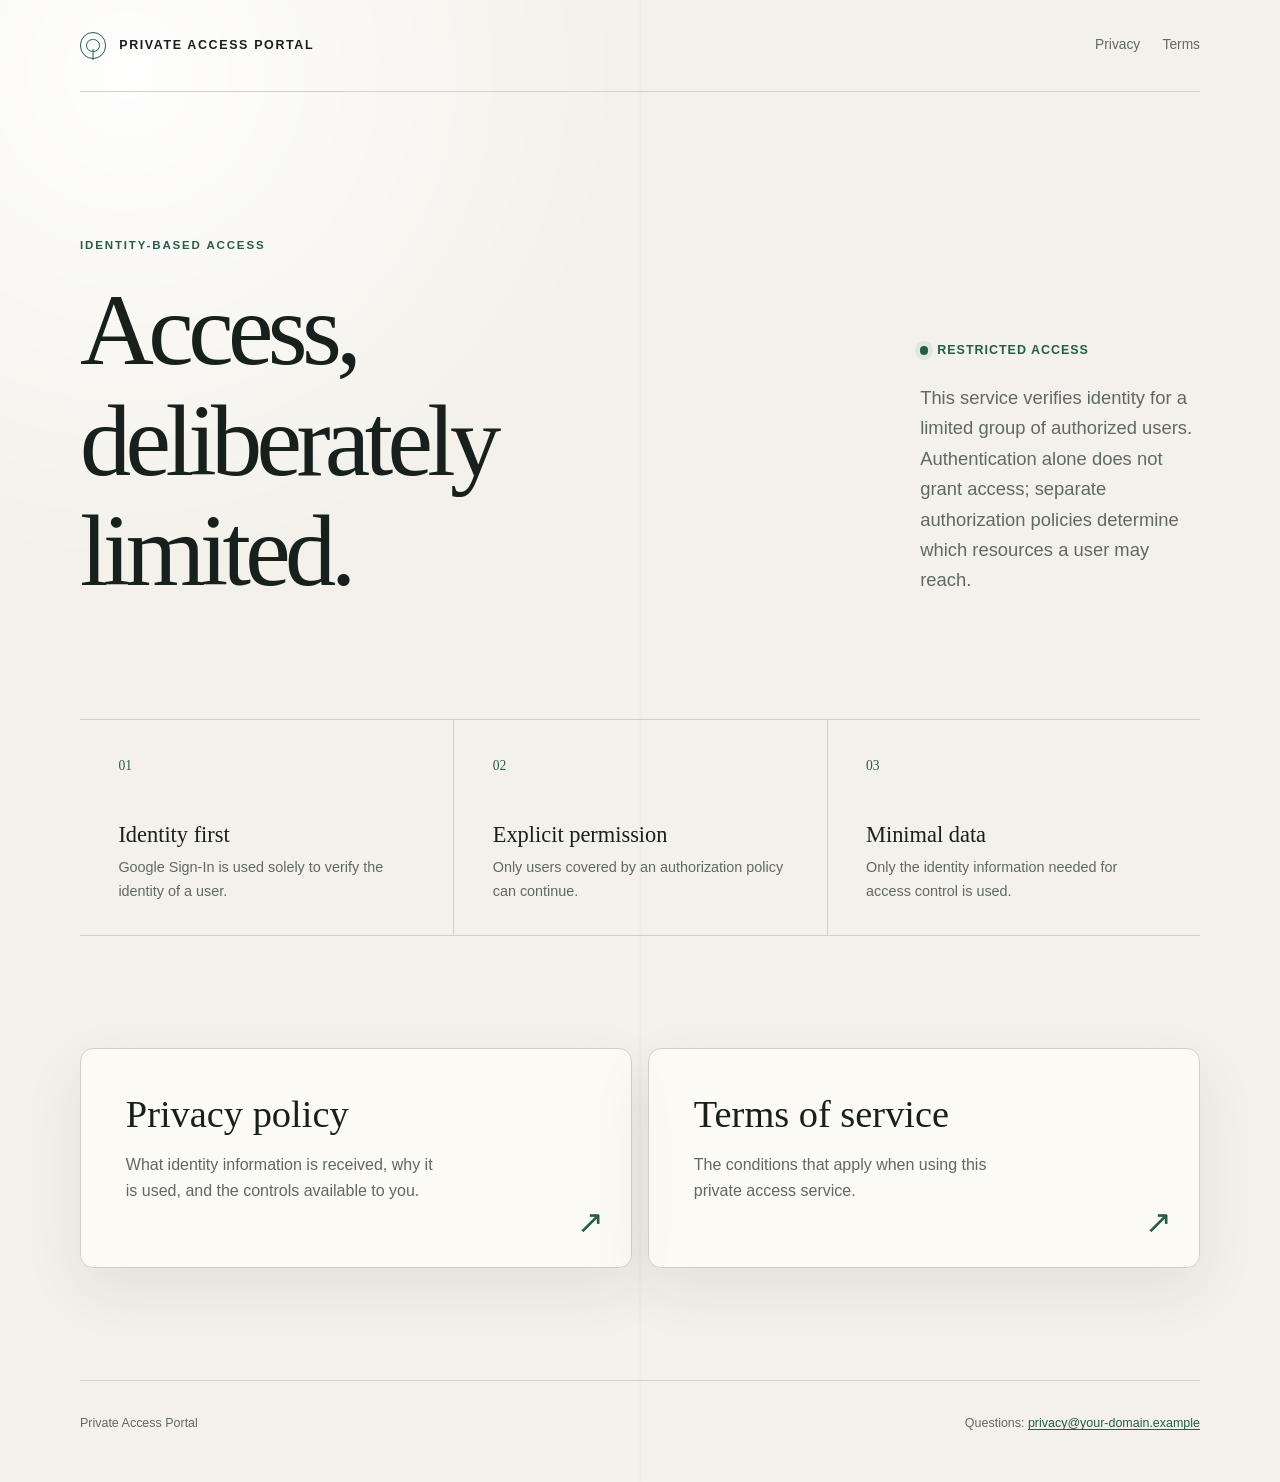
<file: templates/oauth-legal/index.html>
<!doctype html>
<html lang="en">
  <head>
    <meta charset="utf-8">
    <meta name="viewport" content="width=device-width, initial-scale=1">
    <meta name="robots" content="noindex, nofollow, noarchive">
    <meta name="referrer" content="no-referrer">
    <meta
      http-equiv="Content-Security-Policy"
      content="default-src 'none'; style-src 'self'; img-src 'self'; font-src 'none'; connect-src 'none'; form-action 'none'; base-uri 'none'"
    >
    <meta
      name="description"
      content="Identity-based access for a limited group of authorized users."
    >
    <title>Private Access Portal</title>
    <link rel="stylesheet" href="assets/styles.css">
  </head>
  <body>
    <!-- Replace privacy@your-domain.example before publishing. -->
    <a class="skip-link" href="#main">Skip to content</a>

    <header class="site-header site-shell">
      <a class="brand" href="./" aria-label="Private Access Portal home">
        <span class="brand-mark" aria-hidden="true"></span>
        <span>Private Access Portal</span>
      </a>
      <nav class="site-nav" aria-label="Policy pages">
        <a href="privacy/">Privacy</a>
        <a href="terms/">Terms</a>
      </nav>
    </header>

    <main id="main">
      <section class="hero site-shell" aria-labelledby="hero-title">
        <div>
          <p class="eyebrow">Identity-based access</p>
          <h1 id="hero-title">Access, deliberately limited.</h1>
        </div>
        <div>
          <p class="status">Restricted access</p>
          <p class="hero-copy">
            This service verifies identity for a limited group of authorized users.
            Authentication alone does not grant access; separate authorization policies
            determine which resources a user may reach.
          </p>
        </div>
      </section>

      <section class="principles site-shell" aria-label="Access principles">
        <article class="principle">
          <span class="principle-number">01</span>
          <h2>Identity first</h2>
          <p>Google Sign-In is used solely to verify the identity of a user.</p>
        </article>
        <article class="principle">
          <span class="principle-number">02</span>
          <h2>Explicit permission</h2>
          <p>Only users covered by an authorization policy can continue.</p>
        </article>
        <article class="principle">
          <span class="principle-number">03</span>
          <h2>Minimal data</h2>
          <p>Only the identity information needed for access control is used.</p>
        </article>
      </section>

      <section class="policy-links site-shell" aria-label="Legal information">
        <a class="policy-card" href="privacy/">
          <h2>Privacy policy</h2>
          <p>What identity information is received, why it is used, and the controls available to you.</p>
        </a>
        <a class="policy-card" href="terms/">
          <h2>Terms of service</h2>
          <p>The conditions that apply when using this private access service.</p>
        </a>
      </section>
    </main>

    <footer class="site-footer site-shell">
      <p>Private Access Portal</p>
      <p>Questions: <a href="mailto:privacy@your-domain.example">privacy@your-domain.example</a></p>
    </footer>
  </body>
</html>
</file>
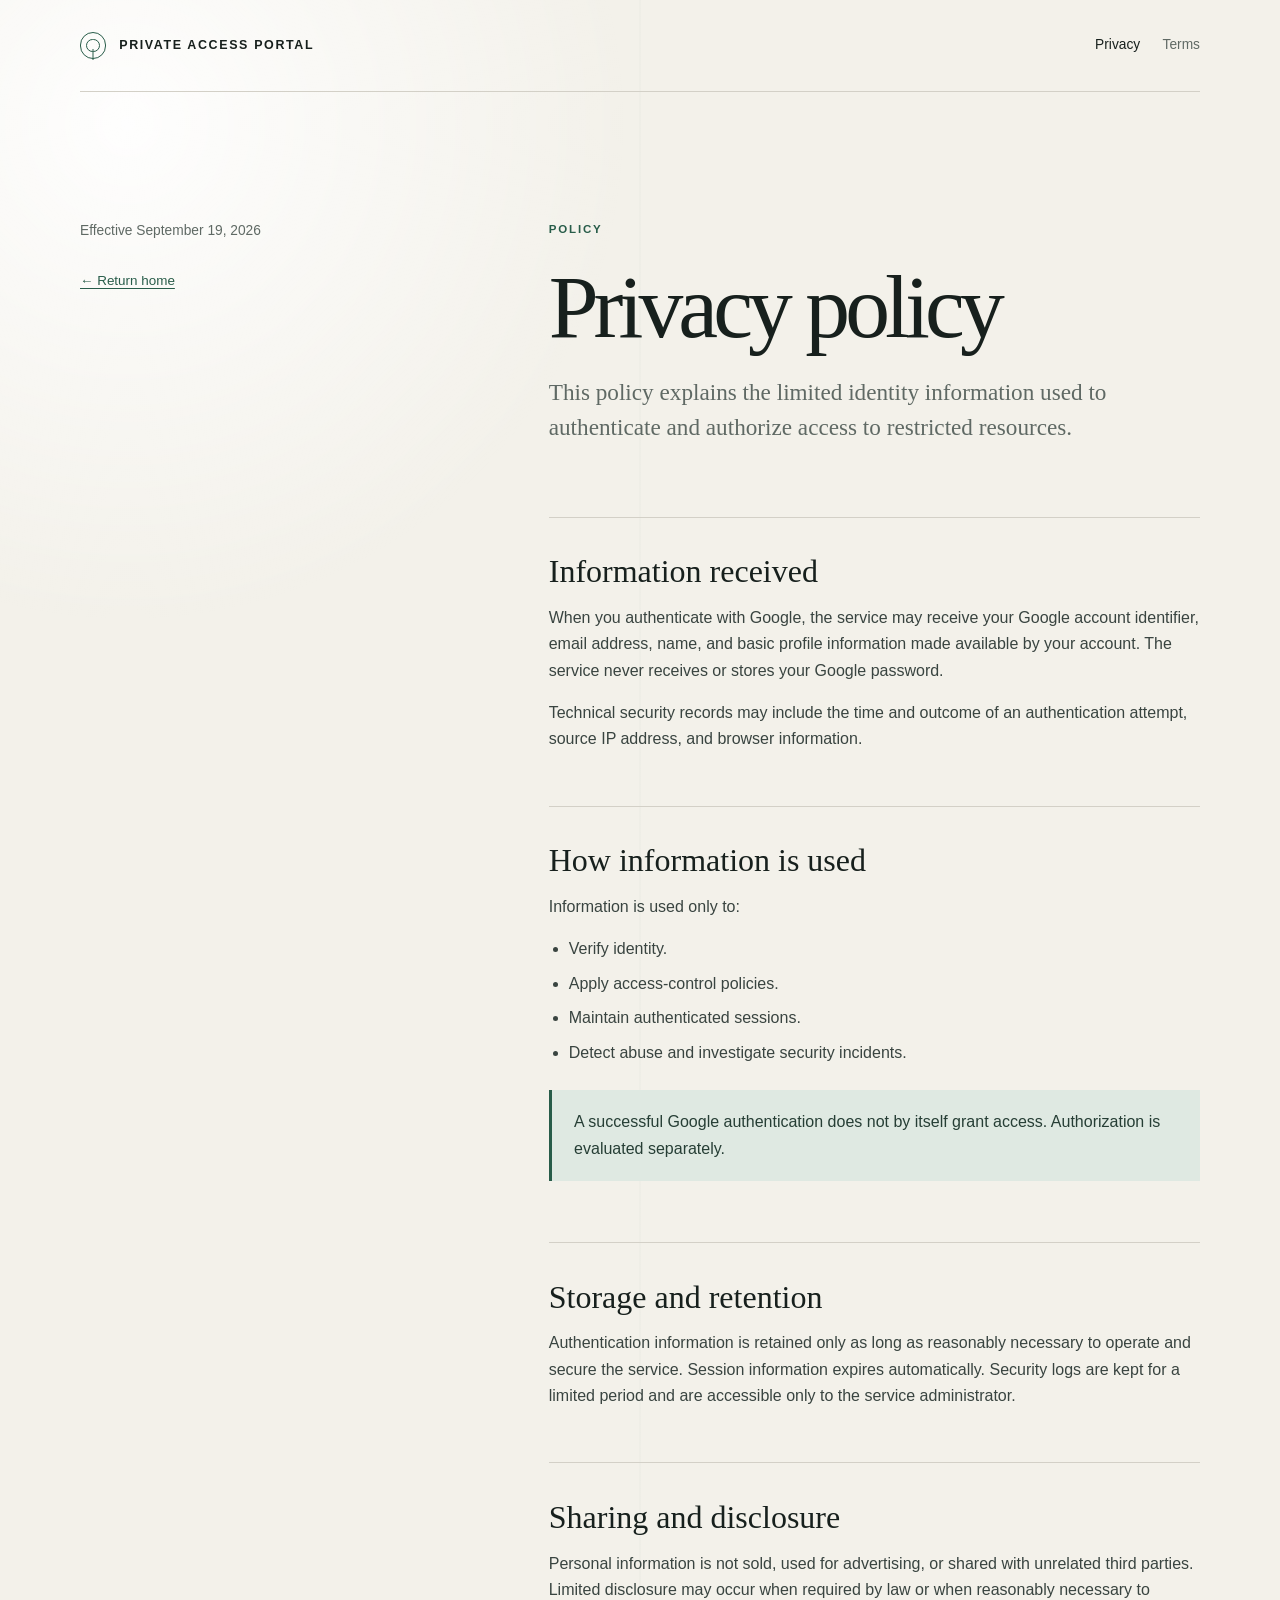
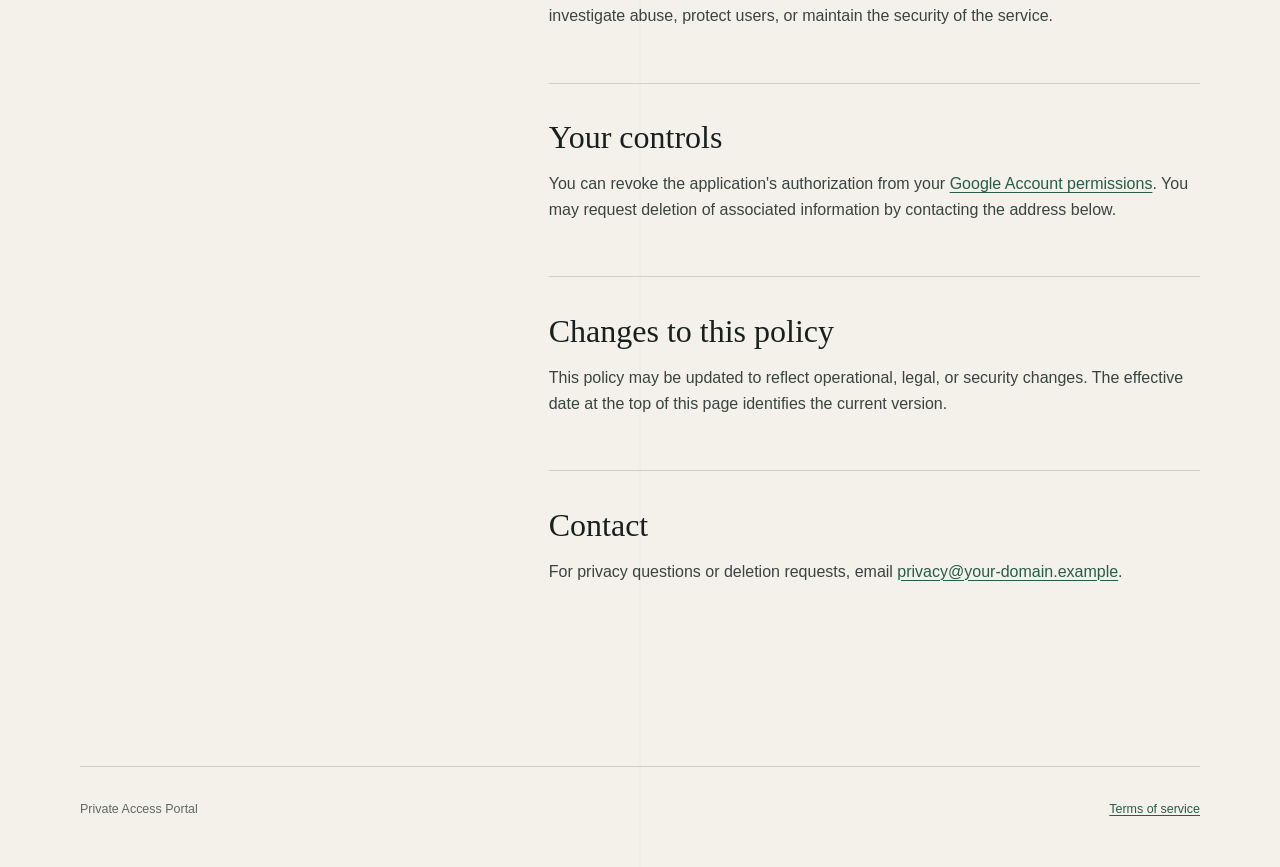
<file: templates/oauth-legal/privacy/index.html>
<!doctype html>
<html lang="en">
  <head>
    <meta charset="utf-8">
    <meta name="viewport" content="width=device-width, initial-scale=1">
    <meta name="robots" content="noindex, nofollow, noarchive">
    <meta name="referrer" content="no-referrer">
    <meta
      http-equiv="Content-Security-Policy"
      content="default-src 'none'; style-src 'self'; img-src 'self'; font-src 'none'; connect-src 'none'; form-action 'none'; base-uri 'none'"
    >
    <meta
      name="description"
      content="Privacy policy for the Private Access Portal."
    >
    <title>Privacy Policy — Private Access Portal</title>
    <link rel="stylesheet" href="../assets/styles.css">
  </head>
  <body>
    <!-- Replace privacy@your-domain.example before publishing. -->
    <a class="skip-link" href="#main">Skip to content</a>

    <header class="site-header site-shell">
      <a class="brand" href="../" aria-label="Private Access Portal home">
        <span class="brand-mark" aria-hidden="true"></span>
        <span>Private Access Portal</span>
      </a>
      <nav class="site-nav" aria-label="Policy pages">
        <a href="./" aria-current="page">Privacy</a>
        <a href="../terms/">Terms</a>
      </nav>
    </header>

    <main id="main" class="document site-shell">
      <aside class="document-aside" aria-label="Document information">
        <p>Effective September 19, 2026</p>
        <a href="../">← Return home</a>
      </aside>

      <article class="document-body">
        <p class="eyebrow">Policy</p>
        <h1>Privacy policy</h1>
        <p class="lede">
          This policy explains the limited identity information used to authenticate
          and authorize access to restricted resources.
        </p>

        <section class="document-section">
          <h2>Information received</h2>
          <p>
            When you authenticate with Google, the service may receive your Google
            account identifier, email address, name, and basic profile information
            made available by your account. The service never receives or stores your
            Google password.
          </p>
          <p>
            Technical security records may include the time and outcome of an
            authentication attempt, source IP address, and browser information.
          </p>
        </section>

        <section class="document-section">
          <h2>How information is used</h2>
          <p>Information is used only to:</p>
          <ul>
            <li>Verify identity.</li>
            <li>Apply access-control policies.</li>
            <li>Maintain authenticated sessions.</li>
            <li>Detect abuse and investigate security incidents.</li>
          </ul>
          <div class="callout">
            A successful Google authentication does not by itself grant access.
            Authorization is evaluated separately.
          </div>
        </section>

        <section class="document-section">
          <h2>Storage and retention</h2>
          <p>
            Authentication information is retained only as long as reasonably
            necessary to operate and secure the service. Session information expires
            automatically. Security logs are kept for a limited period and are
            accessible only to the service administrator.
          </p>
        </section>

        <section class="document-section">
          <h2>Sharing and disclosure</h2>
          <p>
            Personal information is not sold, used for advertising, or shared with
            unrelated third parties. Limited disclosure may occur when required by law
            or when reasonably necessary to investigate abuse, protect users, or
            maintain the security of the service.
          </p>
        </section>

        <section class="document-section">
          <h2>Your controls</h2>
          <p>
            You can revoke the application's authorization from your
            <a href="https://myaccount.google.com/permissions" rel="external noopener noreferrer">Google Account permissions</a>.
            You may request deletion of associated information by contacting the
            address below.
          </p>
        </section>

        <section class="document-section">
          <h2>Changes to this policy</h2>
          <p>
            This policy may be updated to reflect operational, legal, or security
            changes. The effective date at the top of this page identifies the current
            version.
          </p>
        </section>

        <section class="document-section">
          <h2>Contact</h2>
          <p>
            For privacy questions or deletion requests, email
            <a href="mailto:privacy@your-domain.example">privacy@your-domain.example</a>.
          </p>
        </section>
      </article>
    </main>

    <footer class="site-footer site-shell">
      <p>Private Access Portal</p>
      <p><a href="../terms/">Terms of service</a></p>
    </footer>
  </body>
</html>
</file>
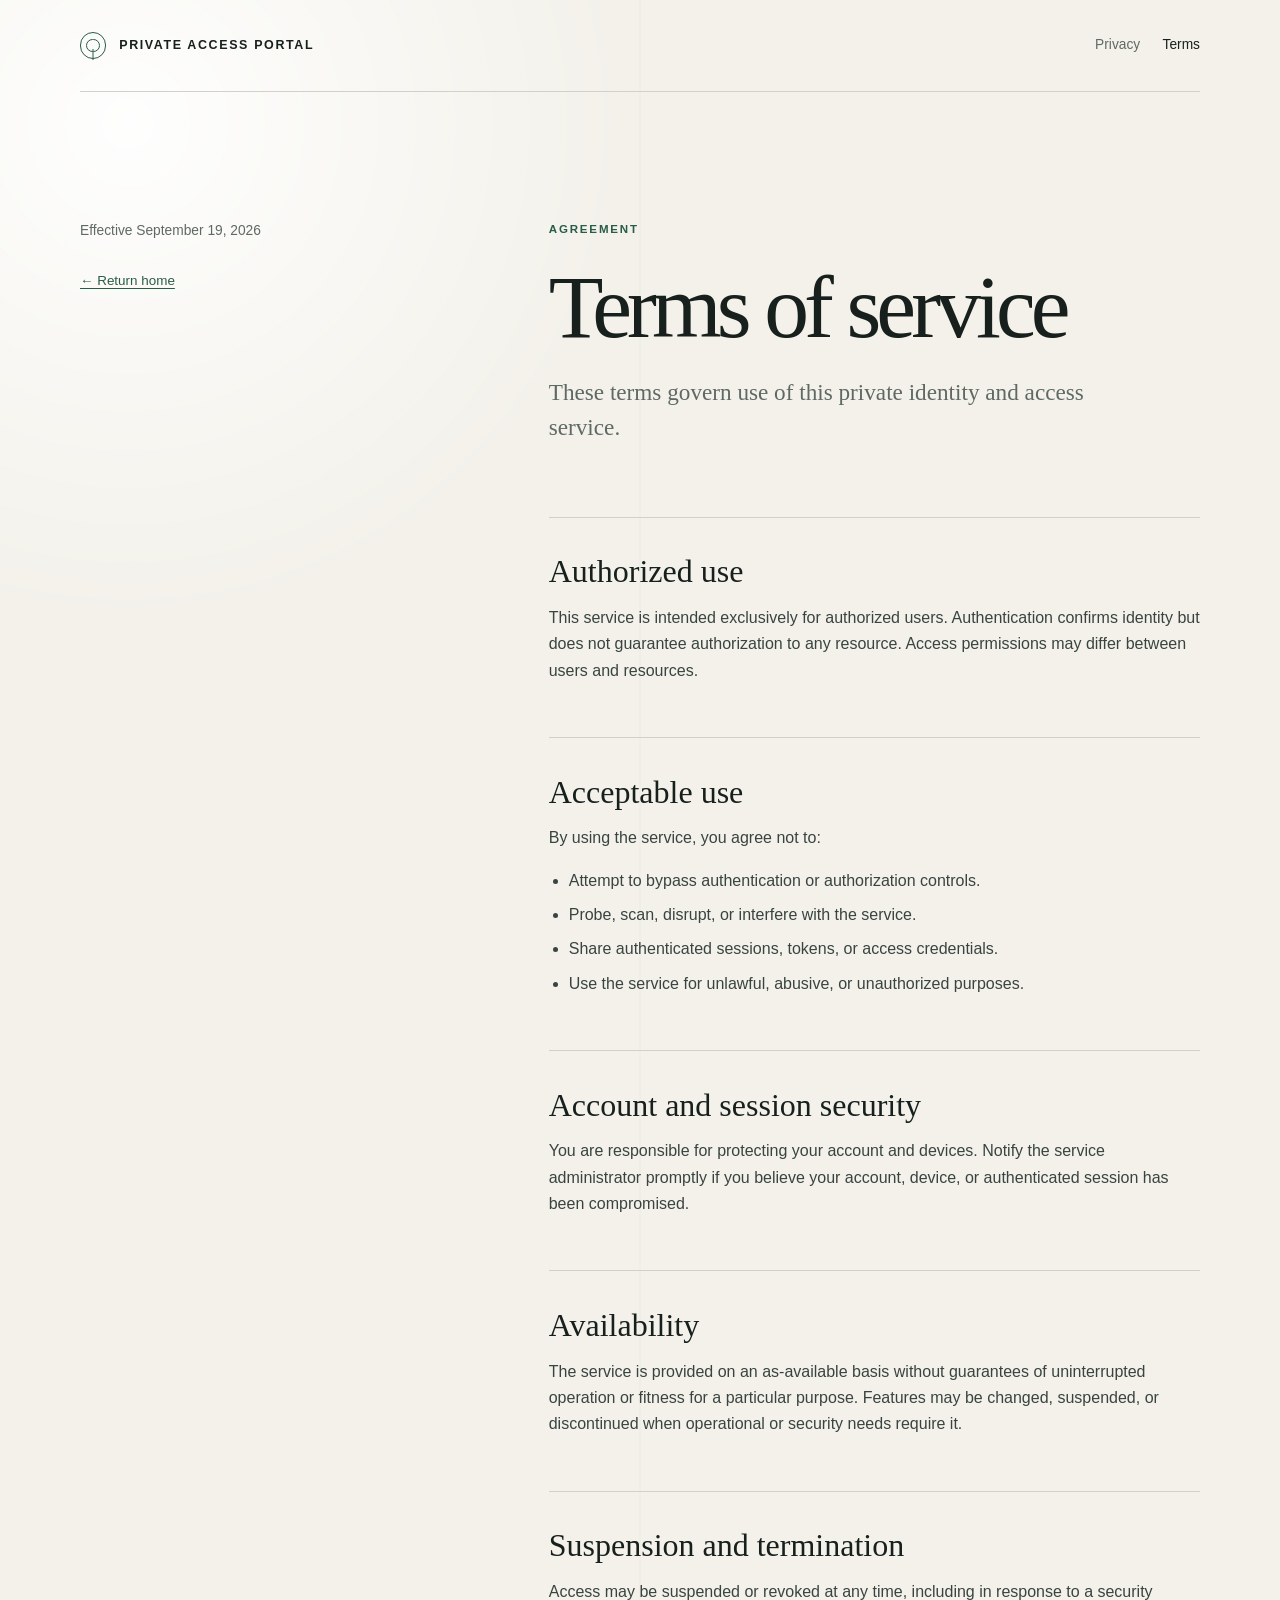
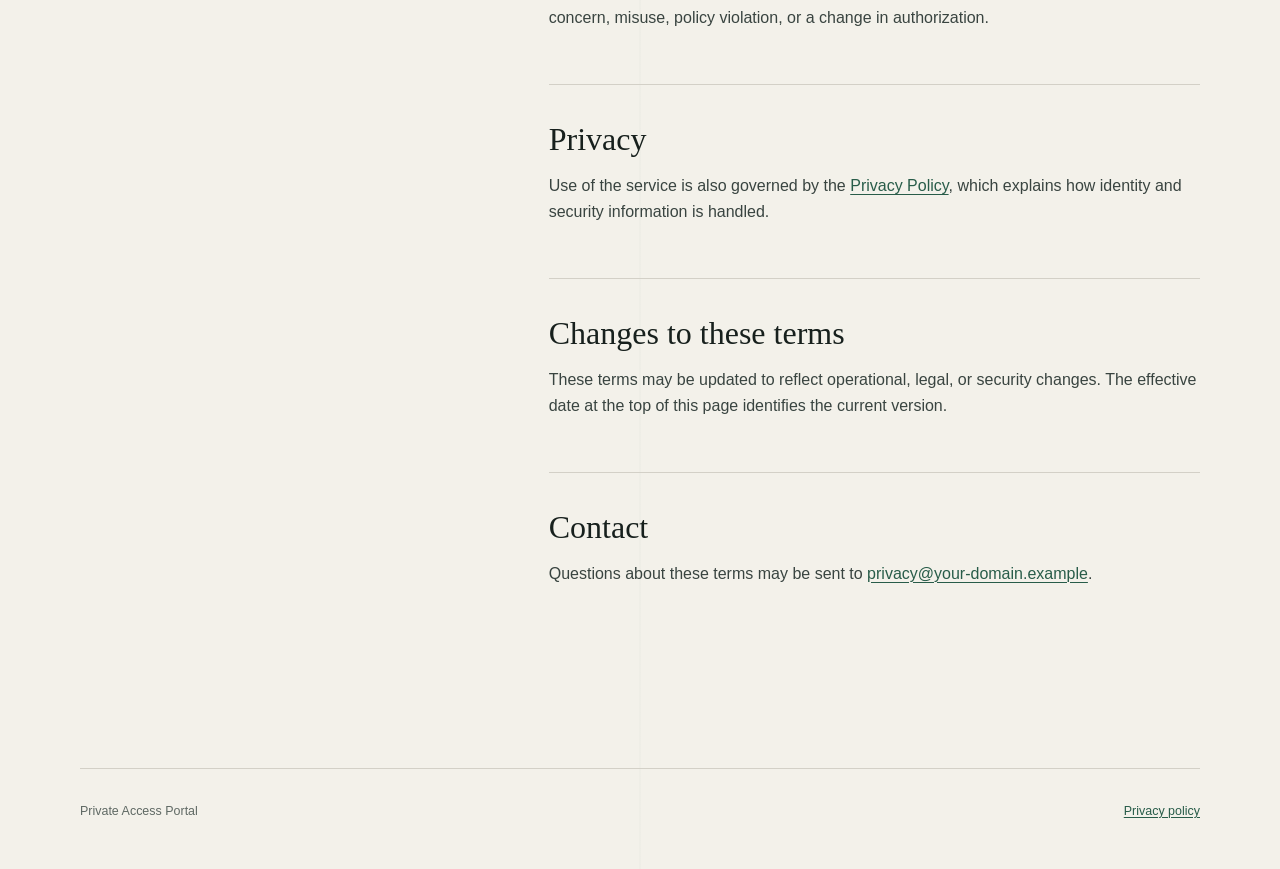
<file: templates/oauth-legal/terms/index.html>
<!doctype html>
<html lang="en">
  <head>
    <meta charset="utf-8">
    <meta name="viewport" content="width=device-width, initial-scale=1">
    <meta name="robots" content="noindex, nofollow, noarchive">
    <meta name="referrer" content="no-referrer">
    <meta
      http-equiv="Content-Security-Policy"
      content="default-src 'none'; style-src 'self'; img-src 'self'; font-src 'none'; connect-src 'none'; form-action 'none'; base-uri 'none'"
    >
    <meta
      name="description"
      content="Terms of service for the Private Access Portal."
    >
    <title>Terms of Service — Private Access Portal</title>
    <link rel="stylesheet" href="../assets/styles.css">
  </head>
  <body>
    <!-- Replace privacy@your-domain.example before publishing. -->
    <a class="skip-link" href="#main">Skip to content</a>

    <header class="site-header site-shell">
      <a class="brand" href="../" aria-label="Private Access Portal home">
        <span class="brand-mark" aria-hidden="true"></span>
        <span>Private Access Portal</span>
      </a>
      <nav class="site-nav" aria-label="Policy pages">
        <a href="../privacy/">Privacy</a>
        <a href="./" aria-current="page">Terms</a>
      </nav>
    </header>

    <main id="main" class="document site-shell">
      <aside class="document-aside" aria-label="Document information">
        <p>Effective September 19, 2026</p>
        <a href="../">← Return home</a>
      </aside>

      <article class="document-body">
        <p class="eyebrow">Agreement</p>
        <h1>Terms of service</h1>
        <p class="lede">
          These terms govern use of this private identity and access service.
        </p>

        <section class="document-section">
          <h2>Authorized use</h2>
          <p>
            This service is intended exclusively for authorized users. Authentication
            confirms identity but does not guarantee authorization to any resource.
            Access permissions may differ between users and resources.
          </p>
        </section>

        <section class="document-section">
          <h2>Acceptable use</h2>
          <p>By using the service, you agree not to:</p>
          <ul>
            <li>Attempt to bypass authentication or authorization controls.</li>
            <li>Probe, scan, disrupt, or interfere with the service.</li>
            <li>Share authenticated sessions, tokens, or access credentials.</li>
            <li>Use the service for unlawful, abusive, or unauthorized purposes.</li>
          </ul>
        </section>

        <section class="document-section">
          <h2>Account and session security</h2>
          <p>
            You are responsible for protecting your account and devices. Notify the
            service administrator promptly if you believe your account, device, or
            authenticated session has been compromised.
          </p>
        </section>

        <section class="document-section">
          <h2>Availability</h2>
          <p>
            The service is provided on an as-available basis without guarantees of
            uninterrupted operation or fitness for a particular purpose. Features may
            be changed, suspended, or discontinued when operational or security needs
            require it.
          </p>
        </section>

        <section class="document-section">
          <h2>Suspension and termination</h2>
          <p>
            Access may be suspended or revoked at any time, including in response to a
            security concern, misuse, policy violation, or a change in authorization.
          </p>
        </section>

        <section class="document-section">
          <h2>Privacy</h2>
          <p>
            Use of the service is also governed by the
            <a href="../privacy/">Privacy Policy</a>, which explains how identity and
            security information is handled.
          </p>
        </section>

        <section class="document-section">
          <h2>Changes to these terms</h2>
          <p>
            These terms may be updated to reflect operational, legal, or security
            changes. The effective date at the top of this page identifies the current
            version.
          </p>
        </section>

        <section class="document-section">
          <h2>Contact</h2>
          <p>
            Questions about these terms may be sent to
            <a href="mailto:privacy@your-domain.example">privacy@your-domain.example</a>.
          </p>
        </section>
      </article>
    </main>

    <footer class="site-footer site-shell">
      <p>Private Access Portal</p>
      <p><a href="../privacy/">Privacy policy</a></p>
    </footer>
  </body>
</html>
</file>
<file: templates/oauth-legal/assets/styles.css>
:root {
  color-scheme: light;
  --paper: #f3f1ea;
  --paper-deep: #e9e5db;
  --ink: #17201d;
  --muted: #5f6964;
  --line: #d3d0c7;
  --accent: #285c49;
  --accent-soft: #dfe9e2;
  --white: #fffefa;
  --shadow: 0 22px 60px rgba(28, 39, 34, 0.08);
  --serif: "Iowan Old Style", "Palatino Linotype", Palatino, "Book Antiqua", Georgia, serif;
  --sans: "Avenir Next", Avenir, "Segoe UI", Helvetica, sans-serif;
}

* {
  box-sizing: border-box;
}

html {
  background: var(--paper);
  color: var(--ink);
  font-family: var(--sans);
  font-size: 16px;
  line-height: 1.65;
  scroll-behavior: smooth;
}

body {
  min-height: 100vh;
  margin: 0;
  background:
    linear-gradient(90deg, transparent 0 49.9%, rgba(40, 92, 73, 0.035) 50%, transparent 50.1%),
    radial-gradient(circle at 10% 5%, rgba(255, 255, 255, 0.94), transparent 31rem),
    var(--paper);
}

a {
  color: var(--accent);
  text-underline-offset: 0.2em;
  text-decoration-thickness: 1px;
}

a:hover {
  text-decoration-thickness: 2px;
}

a:focus-visible {
  border-radius: 0.2rem;
  outline: 3px solid rgba(40, 92, 73, 0.3);
  outline-offset: 4px;
}

.skip-link {
  position: fixed;
  top: 1rem;
  left: 1rem;
  z-index: 10;
  padding: 0.65rem 0.9rem;
  border-radius: 0.4rem;
  background: var(--ink);
  color: var(--white);
  transform: translateY(-180%);
}

.skip-link:focus {
  transform: translateY(0);
}

.site-shell {
  width: min(1120px, calc(100% - 2.5rem));
  margin: 0 auto;
}

.site-header {
  display: flex;
  align-items: center;
  justify-content: space-between;
  min-height: 92px;
  border-bottom: 1px solid var(--line);
}

.brand {
  display: inline-flex;
  align-items: center;
  gap: 0.8rem;
  color: var(--ink);
  font-size: 0.78rem;
  font-weight: 700;
  letter-spacing: 0.13em;
  text-decoration: none;
  text-transform: uppercase;
}

.brand-mark {
  position: relative;
  width: 1.65rem;
  height: 1.65rem;
  border: 1px solid var(--accent);
  border-radius: 50%;
}

.brand-mark::before,
.brand-mark::after {
  position: absolute;
  content: "";
}

.brand-mark::before {
  inset: 0.34rem;
  border: 1px solid var(--accent);
  border-radius: 50%;
}

.brand-mark::after {
  bottom: -0.15rem;
  left: 50%;
  width: 1px;
  height: 0.72rem;
  background: var(--accent);
  transform: translateX(-50%);
}

.site-nav {
  display: flex;
  gap: 1.4rem;
  font-size: 0.86rem;
}

.site-nav a {
  color: var(--muted);
  text-decoration: none;
}

.site-nav a[aria-current="page"],
.site-nav a:hover {
  color: var(--ink);
}

.hero {
  display: grid;
  grid-template-columns: minmax(0, 1.45fr) minmax(240px, 0.55fr);
  gap: clamp(3rem, 8vw, 7rem);
  align-items: end;
  padding: clamp(5rem, 12vw, 9rem) 0 clamp(4.5rem, 10vw, 7rem);
}

.eyebrow {
  margin: 0 0 1.25rem;
  color: var(--accent);
  font-size: 0.72rem;
  font-weight: 700;
  letter-spacing: 0.16em;
  text-transform: uppercase;
}

h1,
h2,
h3 {
  font-family: var(--serif);
  font-weight: 500;
  line-height: 1.08;
}

h1 {
  max-width: 13ch;
  margin: 0;
  font-size: clamp(3.2rem, 8vw, 7rem);
  letter-spacing: -0.055em;
}

.hero-copy {
  margin: 0;
  padding-bottom: 0.7rem;
  color: var(--muted);
  font-size: clamp(1rem, 1.5vw, 1.15rem);
}

.status {
  display: inline-flex;
  align-items: center;
  gap: 0.55rem;
  margin-bottom: 1.4rem;
  color: var(--accent);
  font-size: 0.78rem;
  font-weight: 700;
  letter-spacing: 0.08em;
  text-transform: uppercase;
}

.status::before {
  width: 0.52rem;
  height: 0.52rem;
  border-radius: 50%;
  background: var(--accent);
  box-shadow: 0 0 0 5px var(--accent-soft);
  content: "";
}

.principles {
  display: grid;
  grid-template-columns: repeat(3, 1fr);
  border-top: 1px solid var(--line);
  border-bottom: 1px solid var(--line);
}

.principle {
  min-height: 190px;
  padding: 2rem clamp(1.25rem, 3vw, 2.5rem);
}

.principle + .principle {
  border-left: 1px solid var(--line);
}

.principle-number {
  color: var(--accent);
  font-family: var(--serif);
  font-size: 0.85rem;
}

.principle h2 {
  margin: 2.8rem 0 0.55rem;
  font-size: 1.4rem;
}

.principle p {
  margin: 0;
  color: var(--muted);
  font-size: 0.9rem;
}

.policy-links {
  display: grid;
  grid-template-columns: repeat(2, 1fr);
  gap: 1rem;
  padding: clamp(4rem, 9vw, 7rem) 0;
}

.policy-card {
  position: relative;
  min-height: 220px;
  padding: clamp(1.6rem, 4vw, 2.8rem);
  overflow: hidden;
  border: 1px solid var(--line);
  border-radius: 0.8rem;
  background: rgba(255, 254, 250, 0.72);
  box-shadow: var(--shadow);
  color: var(--ink);
  text-decoration: none;
  transition: border-color 180ms ease, transform 180ms ease;
}

.policy-card::after {
  position: absolute;
  right: 1.7rem;
  bottom: 1.2rem;
  color: var(--accent);
  content: "↗";
  font-family: var(--serif);
  font-size: 2rem;
}

.policy-card:hover {
  border-color: rgba(40, 92, 73, 0.7);
  transform: translateY(-3px);
}

.policy-card h2 {
  margin: 0 0 1rem;
  font-size: clamp(1.7rem, 3vw, 2.5rem);
}

.policy-card p {
  max-width: 36ch;
  margin: 0;
  color: var(--muted);
}

.document {
  display: grid;
  grid-template-columns: minmax(190px, 0.36fr) minmax(0, 0.64fr);
  gap: clamp(3rem, 8vw, 8rem);
  padding: clamp(4.5rem, 10vw, 8rem) 0;
}

.document-aside {
  position: sticky;
  top: 2rem;
  align-self: start;
}

.document-aside p {
  margin: 0 0 1.5rem;
  color: var(--muted);
  font-size: 0.86rem;
}

.document-aside a {
  font-size: 0.84rem;
}

.document-body {
  max-width: 720px;
}

.document-body h1 {
  max-width: none;
  margin-bottom: 1.2rem;
  font-size: clamp(3rem, 7vw, 5.8rem);
}

.lede {
  max-width: 52ch;
  margin: 0 0 4.5rem;
  color: var(--muted);
  font-family: var(--serif);
  font-size: clamp(1.15rem, 2vw, 1.45rem);
  line-height: 1.5;
}

.document-section {
  padding: 2.3rem 0;
  border-top: 1px solid var(--line);
}

.document-section h2 {
  margin: 0 0 1rem;
  font-size: clamp(1.45rem, 3vw, 2rem);
}

.document-section h3 {
  margin: 1.8rem 0 0.5rem;
  font-family: var(--sans);
  font-size: 0.82rem;
  font-weight: 700;
  letter-spacing: 0.08em;
  text-transform: uppercase;
}

.document-section p,
.document-section ul {
  color: #394440;
}

.document-section ul {
  padding-left: 1.25rem;
}

.document-section li + li {
  margin-top: 0.5rem;
}

.callout {
  margin: 1.5rem 0;
  padding: 1.2rem 1.4rem;
  border-left: 3px solid var(--accent);
  background: var(--accent-soft);
  color: #263e35;
}

.site-footer {
  display: flex;
  justify-content: space-between;
  gap: 2rem;
  padding: 2rem 0 3rem;
  border-top: 1px solid var(--line);
  color: var(--muted);
  font-size: 0.78rem;
}

.site-footer p {
  margin: 0;
}

@media (max-width: 760px) {
  .site-header {
    align-items: flex-start;
    flex-direction: column;
    justify-content: center;
    gap: 0.8rem;
    padding: 1.2rem 0;
  }

  .site-nav {
    gap: 1rem;
  }

  .hero,
  .document {
    grid-template-columns: 1fr;
  }

  .hero {
    gap: 2.5rem;
    align-items: start;
  }

  .principles,
  .policy-links {
    grid-template-columns: 1fr;
  }

  .principle + .principle {
    border-top: 1px solid var(--line);
    border-left: 0;
  }

  .document-aside {
    position: static;
  }

  .site-footer {
    flex-direction: column;
    gap: 0.6rem;
  }
}

@media (prefers-reduced-motion: reduce) {
  html {
    scroll-behavior: auto;
  }

  .policy-card {
    transition: none;
  }
}

@media print {
  body {
    background: white;
  }

  .site-header,
  .document-aside,
  .site-footer {
    display: none;
  }

  .document {
    display: block;
    padding: 0;
  }

  .document-body {
    max-width: none;
  }
}
</file>
